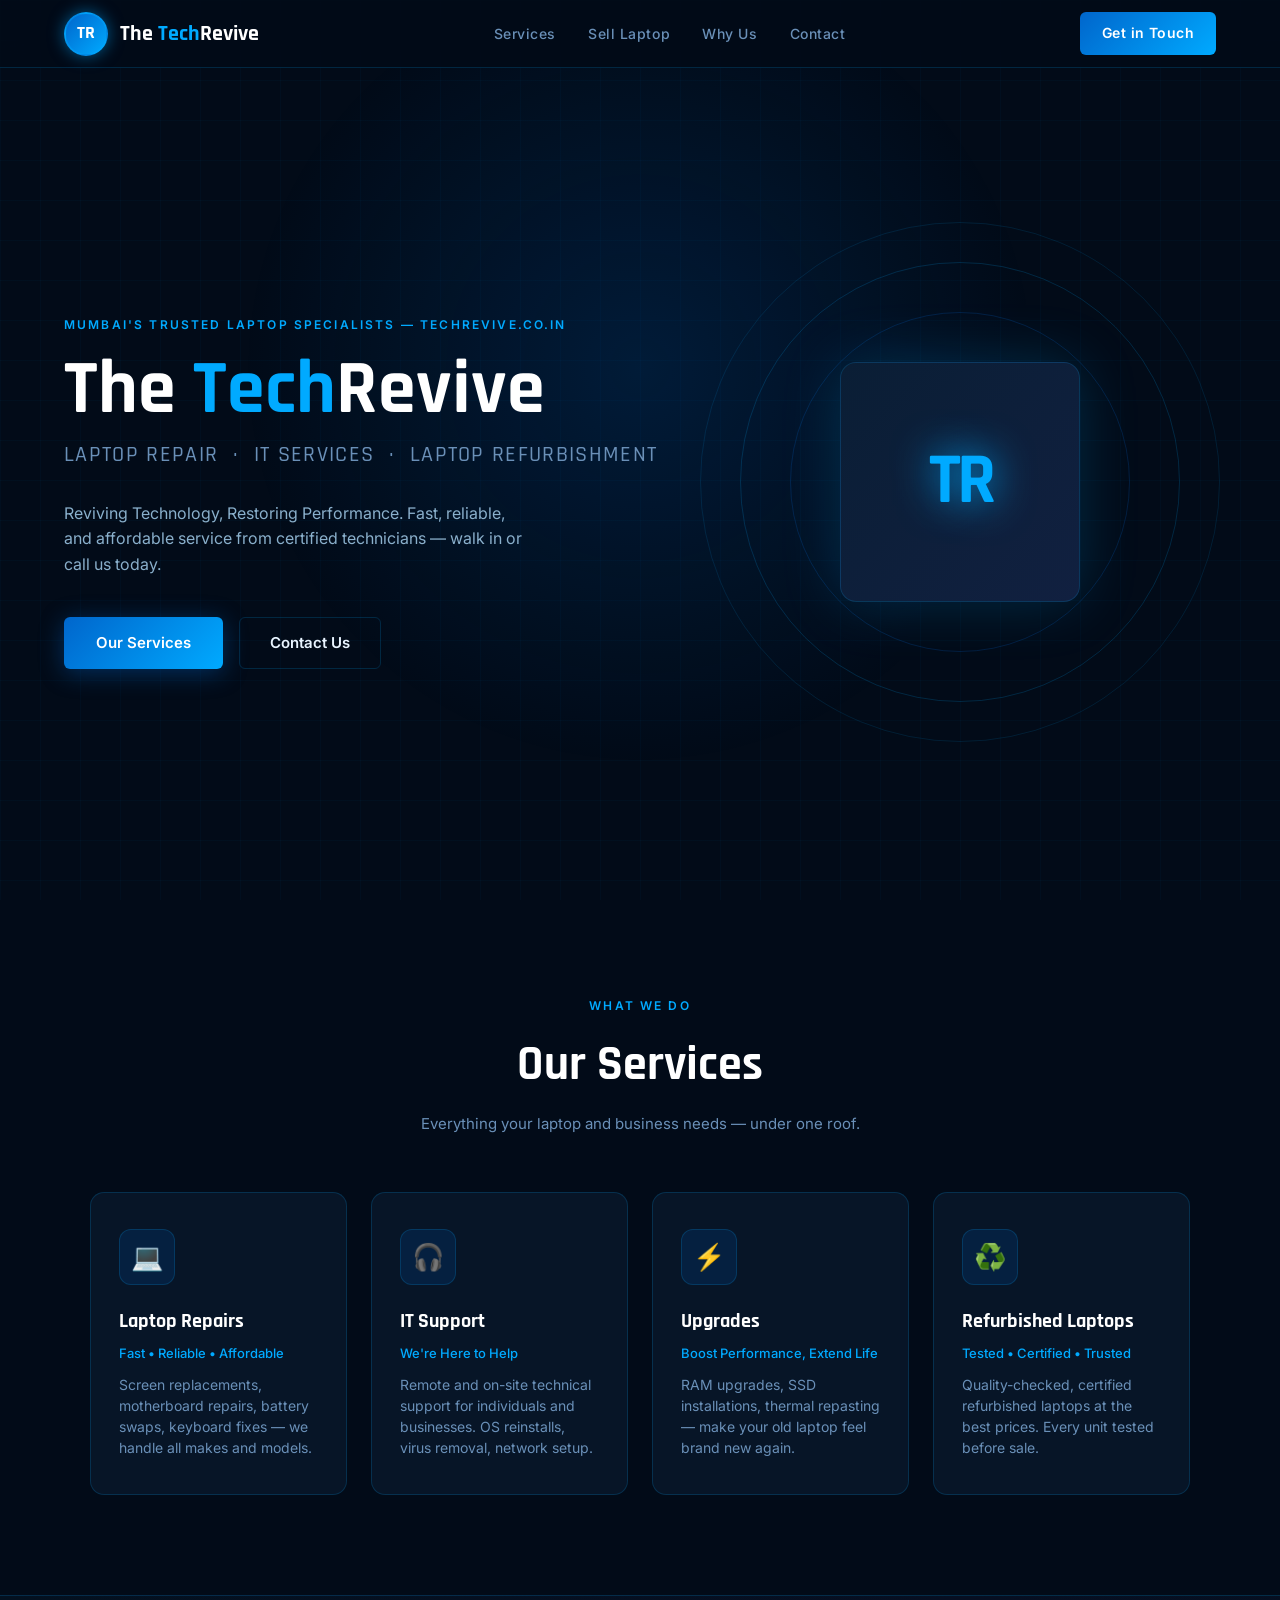
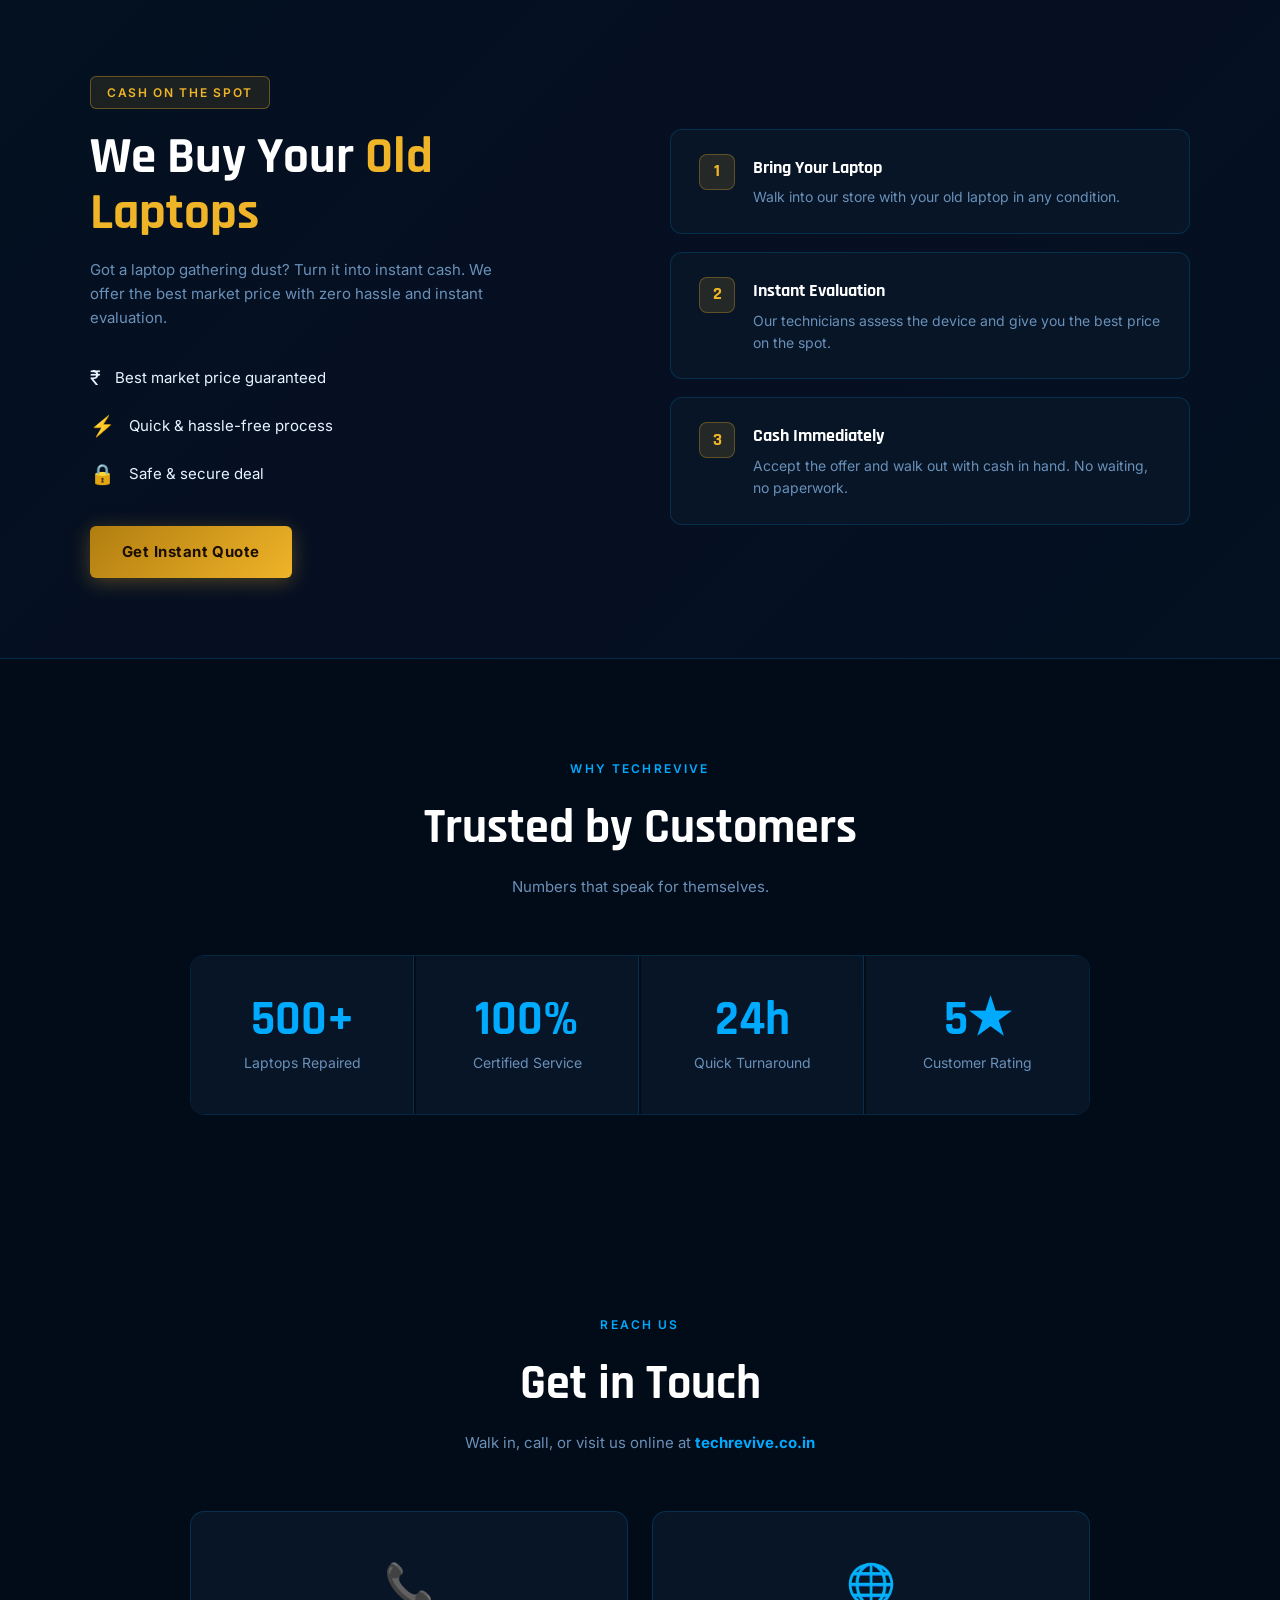
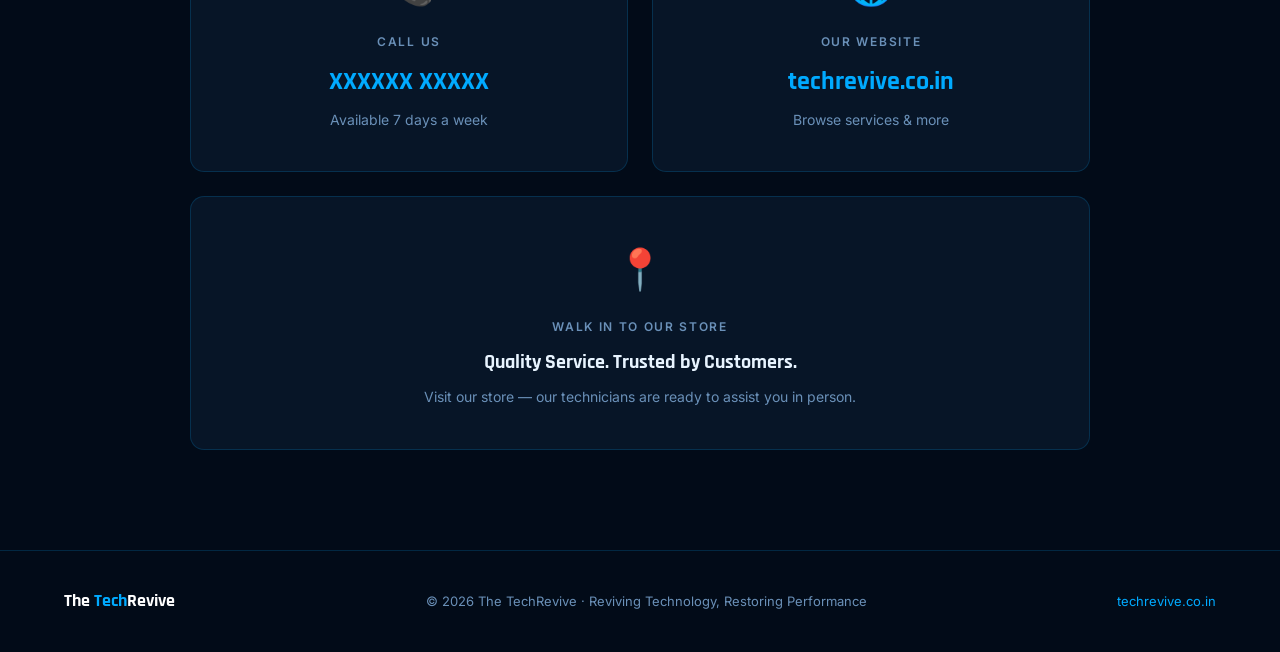
<file: index .html>
<!DOCTYPE html>
<html lang="en">
<head>
<meta charset="UTF-8">
<meta name="viewport" content="width=device-width, initial-scale=1.0">
<title>The TechRevive – Laptop Repair & IT Services | techrevive.co.in</title>
<meta name="description" content="The TechRevive – Mumbai's trusted laptop repair, IT support, upgrades, and refurbished laptop store. We also buy old laptops for cash. Visit techrevive.co.in">
<meta name="keywords" content="laptop repair Mumbai, IT support, laptop refurbishment, buy old laptops, TechRevive, techrevive.co.in">
<meta property="og:title" content="The TechRevive – Laptop Repair & IT Services">
<meta property="og:description" content="Reviving Technology, Restoring Performance. Fast, reliable laptop repair and IT services in Mumbai.">
<meta property="og:url" content="https://techrevive.co.in">
<meta property="og:type" content="website">
<link rel="canonical" href="https://techrevive.co.in">
<link href="https://fonts.googleapis.com/css2?family=Rajdhani:wght@500;600;700&family=Inter:wght@400;500;600&display=swap" rel="stylesheet">
<style>
  *, *::before, *::after { box-sizing: border-box; margin: 0; padding: 0; }

  :root {
    --bg-deep:    #020b18;
    --bg-card:    #071527;
    --bg-card2:   #0a1e35;
    --blue-glow:  #00aaff;
    --blue-mid:   #0066cc;
    --blue-dark:  #003f80;
    --gold:       #f0b429;
    --gold-light: #ffd166;
    --white:      #e8f4ff;
    --muted:      #6a90b8;
    --green:      #2ec47a;
    --border:     rgba(0,170,255,0.18);
    --glow-shadow: 0 0 24px rgba(0,170,255,0.25);
  }

  html { scroll-behavior: smooth; }
  body {
    background: var(--bg-deep);
    color: var(--white);
    font-family: 'Inter', sans-serif;
    font-size: 16px;
    line-height: 1.6;
    overflow-x: hidden;
  }
  body::before {
    content: '';
    position: fixed; inset: 0; z-index: 0; pointer-events: none;
    background-image:
      linear-gradient(rgba(0,170,255,0.03) 1px, transparent 1px),
      linear-gradient(90deg, rgba(0,170,255,0.03) 1px, transparent 1px);
    background-size: 40px 40px;
  }

  /* NAV */
  nav {
    position: sticky; top: 0; z-index: 100;
    background: rgba(2,11,24,0.92);
    backdrop-filter: blur(12px);
    border-bottom: 1px solid var(--border);
    display: flex; align-items: center; justify-content: space-between;
    padding: 0 5vw; height: 68px;
  }
  .nav-logo { display: flex; align-items: center; gap: 12px; text-decoration: none; }
  .logo-badge {
    width: 44px; height: 44px; border-radius: 50%;
    background: linear-gradient(135deg, var(--blue-mid), var(--blue-glow));
    display: flex; align-items: center; justify-content: center;
    font-family: 'Rajdhani', sans-serif; font-weight: 700; font-size: 18px;
    color: #fff; box-shadow: 0 0 16px rgba(0,170,255,0.5);
    border: 2px solid rgba(0,170,255,0.4);
  }
  .logo-text { font-family: 'Rajdhani', sans-serif; font-size: 22px; font-weight: 700; line-height: 1; color: #fff; }
  .logo-text span { color: var(--blue-glow); }
  .nav-links { display: flex; gap: 32px; list-style: none; }
  .nav-links a { color: var(--muted); text-decoration: none; font-size: 14px; font-weight: 500; letter-spacing: 0.04em; transition: color 0.2s; }
  .nav-links a:hover { color: var(--blue-glow); }
  .nav-cta {
    background: linear-gradient(135deg, var(--blue-mid), var(--blue-glow));
    color: #fff; border: none; padding: 10px 22px;
    border-radius: 6px; font-weight: 600; font-size: 14px; cursor: pointer;
    letter-spacing: 0.03em; transition: opacity 0.2s, transform 0.2s;
    text-decoration: none;
  }
  .nav-cta:hover { opacity: 0.88; transform: translateY(-1px); }

  /* HERO */
  .hero {
    position: relative; z-index: 1;
    min-height: 92vh;
    display: flex; align-items: center;
    padding: 80px 5vw 60px; overflow: hidden;
  }
  .hero-glow {
    position: absolute; top: -100px; left: 50%; transform: translateX(-50%);
    width: 800px; height: 800px;
    background: radial-gradient(ellipse, rgba(0,102,204,0.18) 0%, transparent 70%);
    pointer-events: none;
  }
  .hero-content { max-width: 600px; position: relative; z-index: 2; }
  .hero-eyebrow { font-size: 12px; font-weight: 600; letter-spacing: 0.18em; text-transform: uppercase; color: var(--blue-glow); margin-bottom: 16px; }
  .hero-headline { font-family: 'Rajdhani', sans-serif; font-weight: 700; font-size: clamp(42px, 6vw, 76px); line-height: 1.05; color: #fff; margin-bottom: 8px; }
  .hero-headline .accent { color: var(--blue-glow); }
  .hero-tagline { font-family: 'Rajdhani', sans-serif; font-size: clamp(16px, 2vw, 22px); color: var(--muted); font-weight: 500; letter-spacing: 0.06em; margin-bottom: 28px; }
  .hero-desc { color: #8ab0cc; font-size: 16px; max-width: 460px; margin-bottom: 40px; }
  .hero-btns { display: flex; gap: 16px; flex-wrap: wrap; }
  .btn-primary {
    background: linear-gradient(135deg, var(--blue-mid), var(--blue-glow));
    color: #fff; border: none; padding: 14px 32px; border-radius: 6px;
    font-weight: 600; font-size: 15px; cursor: pointer; text-decoration: none;
    box-shadow: 0 4px 24px rgba(0,102,204,0.4);
    transition: transform 0.2s, box-shadow 0.2s;
  }
  .btn-primary:hover { transform: translateY(-2px); box-shadow: 0 8px 32px rgba(0,102,204,0.55); }
  .btn-outline {
    background: transparent; color: var(--white);
    border: 1.5px solid var(--border); padding: 13px 30px; border-radius: 6px;
    font-weight: 600; font-size: 15px; cursor: pointer; text-decoration: none;
    transition: border-color 0.2s, background 0.2s;
  }
  .btn-outline:hover { border-color: var(--blue-glow); background: rgba(0,170,255,0.06); }
  .hero-visual {
    position: absolute; right: 0; top: 0; bottom: 0;
    width: 50%; display: flex; align-items: center; justify-content: center;
    z-index: 1; pointer-events: none;
  }
  .laptop-art { width: 520px; height: 520px; position: relative; }
  .ring { position: absolute; inset: 0; border-radius: 50%; border: 1px solid rgba(0,170,255,0.12); animation: spin linear infinite; }
  .ring:nth-child(1) { animation-duration: 22s; }
  .ring:nth-child(2) { inset: 40px; border-color: rgba(0,170,255,0.18); animation-duration: 16s; animation-direction: reverse; }
  .ring:nth-child(3) { inset: 90px; border-color: rgba(0,102,204,0.22); animation-duration: 12s; }
  @keyframes spin { to { transform: rotate(360deg); } }
  .chip {
    position: absolute; inset: 140px;
    background: linear-gradient(135deg, var(--bg-card2), #112040);
    border-radius: 16px; border: 1px solid var(--border);
    display: flex; align-items: center; justify-content: center;
    box-shadow: 0 0 60px rgba(0,170,255,0.2);
  }
  .chip-inner { font-family: 'Rajdhani', sans-serif; font-size: 72px; font-weight: 700; color: var(--blue-glow); text-shadow: 0 0 40px var(--blue-glow); letter-spacing: -4px; }

  /* SECTIONS */
  section { position: relative; z-index: 1; }
  .section-label { text-align: center; font-size: 12px; font-weight: 600; letter-spacing: 0.18em; text-transform: uppercase; color: var(--blue-glow); margin-bottom: 12px; }
  .section-title { text-align: center; font-family: 'Rajdhani', sans-serif; font-size: clamp(28px, 4vw, 48px); font-weight: 700; color: #fff; margin-bottom: 8px; }
  .section-sub { text-align: center; color: var(--muted); font-size: 15px; margin-bottom: 56px; }

  /* SERVICES */
  .services { padding: 100px 5vw; }
  .services-grid { display: grid; grid-template-columns: repeat(auto-fit, minmax(220px, 1fr)); gap: 24px; max-width: 1100px; margin: 0 auto; }
  .service-card { background: var(--bg-card); border: 1px solid var(--border); border-radius: 14px; padding: 36px 28px; transition: transform 0.25s, border-color 0.25s, box-shadow 0.25s; position: relative; overflow: hidden; }
  .service-card::before { content: ''; position: absolute; top: 0; left: 0; right: 0; height: 2px; background: linear-gradient(90deg, var(--blue-dark), var(--blue-glow), var(--blue-dark)); opacity: 0; transition: opacity 0.25s; }
  .service-card:hover { transform: translateY(-6px); border-color: rgba(0,170,255,0.4); box-shadow: var(--glow-shadow); }
  .service-card:hover::before { opacity: 1; }
  .service-icon { width: 56px; height: 56px; border-radius: 12px; background: rgba(0,102,204,0.15); border: 1px solid var(--border); display: flex; align-items: center; justify-content: center; font-size: 26px; margin-bottom: 20px; }
  .service-title { font-family: 'Rajdhani', sans-serif; font-size: 20px; font-weight: 700; color: #fff; margin-bottom: 6px; }
  .service-sub { font-size: 13px; color: var(--blue-glow); font-weight: 500; margin-bottom: 10px; }
  .service-desc { font-size: 14px; color: var(--muted); line-height: 1.5; }

  /* WE BUY */
  .buy-section { padding: 80px 5vw; background: linear-gradient(135deg, #031120 0%, #060f22 50%, #031120 100%); border-top: 1px solid var(--border); border-bottom: 1px solid var(--border); }
  .buy-inner { max-width: 1100px; margin: 0 auto; display: grid; grid-template-columns: 1fr 1fr; gap: 60px; align-items: center; }
  .buy-badge { display: inline-block; background: rgba(240,180,41,0.1); border: 1px solid rgba(240,180,41,0.35); border-radius: 6px; padding: 6px 16px; font-size: 12px; font-weight: 600; letter-spacing: 0.14em; text-transform: uppercase; color: var(--gold); margin-bottom: 20px; }
  .buy-title { font-family: 'Rajdhani', sans-serif; font-size: clamp(32px, 4vw, 52px); font-weight: 700; color: #fff; line-height: 1.1; margin-bottom: 16px; }
  .buy-title span { color: var(--gold); }
  .buy-desc { color: var(--muted); font-size: 15px; margin-bottom: 32px; max-width: 420px; }
  .buy-features { list-style: none; display: flex; flex-direction: column; gap: 16px; margin-bottom: 36px; }
  .buy-features li { display: flex; align-items: center; gap: 14px; font-size: 15px; color: var(--white); }
  .feat-icon { font-size: 20px; }
  .btn-gold { background: linear-gradient(135deg, #b07d10, var(--gold)); color: #1a0e00; border: none; padding: 14px 32px; border-radius: 6px; font-weight: 700; font-size: 15px; cursor: pointer; text-decoration: none; letter-spacing: 0.03em; display: inline-block; box-shadow: 0 4px 20px rgba(240,180,41,0.3); transition: transform 0.2s, box-shadow 0.2s; }
  .btn-gold:hover { transform: translateY(-2px); box-shadow: 0 8px 32px rgba(240,180,41,0.45); }
  .buy-perks { display: flex; flex-direction: column; gap: 18px; }
  .perk-card { background: var(--bg-card); border: 1px solid var(--border); border-radius: 12px; padding: 24px 28px; display: flex; align-items: flex-start; gap: 18px; }
  .perk-num { min-width: 36px; height: 36px; border-radius: 8px; background: rgba(240,180,41,0.12); border: 1px solid rgba(240,180,41,0.3); display: flex; align-items: center; justify-content: center; font-family: 'Rajdhani', sans-serif; font-size: 18px; font-weight: 700; color: var(--gold); }
  .perk-body h4 { font-family: 'Rajdhani', sans-serif; font-size: 18px; font-weight: 700; color: #fff; margin-bottom: 4px; }
  .perk-body p { font-size: 14px; color: var(--muted); }

  /* WHY US */
  .why-section { padding: 100px 5vw; }
  .why-grid { display: grid; grid-template-columns: repeat(auto-fit, minmax(200px, 1fr)); gap: 2px; max-width: 900px; margin: 0 auto; border: 1px solid var(--border); border-radius: 14px; overflow: hidden; }
  .why-item { background: var(--bg-card); padding: 40px 28px; text-align: center; border-right: 1px solid var(--border); transition: background 0.2s; }
  .why-item:last-child { border-right: none; }
  .why-item:hover { background: var(--bg-card2); }
  .why-num { font-family: 'Rajdhani', sans-serif; font-size: 48px; font-weight: 700; color: var(--blue-glow); line-height: 1; margin-bottom: 8px; }
  .why-label { font-size: 14px; color: var(--muted); }

  /* CONTACT */
  .contact-section { padding: 100px 5vw; }
  .contact-inner { max-width: 900px; margin: 0 auto; display: grid; grid-template-columns: 1fr 1fr; gap: 24px; }
  .contact-card { background: var(--bg-card); border: 1px solid var(--border); border-radius: 14px; padding: 40px 32px; text-align: center; transition: border-color 0.25s, box-shadow 0.25s; text-decoration: none; display: block; }
  .contact-card:hover { border-color: rgba(0,170,255,0.4); box-shadow: var(--glow-shadow); }
  .contact-icon { font-size: 40px; margin-bottom: 16px; }
  .contact-label { font-size: 12px; font-weight: 600; letter-spacing: 0.14em; text-transform: uppercase; color: var(--muted); margin-bottom: 10px; }
  .contact-value { font-family: 'Rajdhani', sans-serif; font-size: 26px; font-weight: 700; color: var(--blue-glow); margin-bottom: 6px; }
  .contact-sub { font-size: 14px; color: var(--muted); }
  .contact-full { background: var(--bg-card); border: 1px solid var(--border); border-radius: 14px; padding: 40px 32px; text-align: center; grid-column: 1 / -1; transition: border-color 0.25s, box-shadow 0.25s; }
  .contact-full:hover { border-color: rgba(0,170,255,0.4); box-shadow: var(--glow-shadow); }

  /* DEPLOY BANNER */
  .deploy-banner {
    background: linear-gradient(135deg, #0a2010, #0f2a08);
    border: 1px solid rgba(46,196,122,0.3);
    border-radius: 14px; padding: 32px 36px;
    max-width: 900px; margin: 0 auto 60px;
  }
  .deploy-banner h3 { font-family: 'Rajdhani', sans-serif; font-size: 22px; color: var(--green); margin-bottom: 16px; }
  .deploy-steps { list-style: none; display: flex; flex-direction: column; gap: 12px; }
  .deploy-steps li { font-size: 14px; color: #a0c8b0; display: flex; gap: 12px; align-items: flex-start; }
  .step-num { background: rgba(46,196,122,0.15); border: 1px solid rgba(46,196,122,0.3); border-radius: 6px; min-width: 26px; height: 26px; display: flex; align-items: center; justify-content: center; font-family: 'Rajdhani', sans-serif; font-weight: 700; font-size: 14px; color: var(--green); }
  .deploy-note { margin-top: 16px; font-size: 13px; color: #6a9a7a; }
  .deploy-note a { color: var(--green); }

  /* FOOTER */
  footer { border-top: 1px solid var(--border); padding: 36px 5vw; display: flex; align-items: center; justify-content: space-between; flex-wrap: wrap; gap: 16px; }
  footer p { font-size: 13px; color: var(--muted); }

  /* RESPONSIVE */
  @media (max-width: 768px) {
    .nav-links { display: none; }
    .hero { padding: 60px 5vw 40px; min-height: auto; }
    .hero-visual { display: none; }
    .buy-inner, .contact-inner { grid-template-columns: 1fr; }
    .contact-full { grid-column: auto; }
    .why-grid { grid-template-columns: 1fr 1fr; }
    .deploy-banner { padding: 24px 20px; }
  }
  @media (prefers-reduced-motion: reduce) {
    .ring { animation: none; }
    * { transition: none !important; }
  }
</style>
</head>
<body>

<!-- NAV -->
<nav>
  <a class="nav-logo" href="https://techrevive.co.in">
    <div class="logo-badge">TR</div>
    <div class="logo-text">The <span>Tech</span>Revive</div>
  </a>
  <ul class="nav-links">
    <li><a href="#services">Services</a></li>
    <li><a href="#buy">Sell Laptop</a></li>
    <li><a href="#why">Why Us</a></li>
    <li><a href="#contact">Contact</a></li>
  </ul>
  <a href="#contact" class="nav-cta">Get in Touch</a>
</nav>

<!-- HERO -->
<div class="hero">
  <div class="hero-glow"></div>
  <div class="hero-content">
    <p class="hero-eyebrow">Mumbai's Trusted Laptop Specialists — techrevive.co.in</p>
    <h1 class="hero-headline">The <span class="accent">Tech</span>Revive</h1>
    <p class="hero-tagline">LAPTOP REPAIR &nbsp;·&nbsp; IT SERVICES &nbsp;·&nbsp; LAPTOP REFURBISHMENT</p>
    <p class="hero-desc">Reviving Technology, Restoring Performance. Fast, reliable, and affordable service from certified technicians — walk in or call us today.</p>
    <div class="hero-btns">
      <a href="#services" class="btn-primary">Our Services</a>
      <a href="#contact" class="btn-outline">Contact Us</a>
    </div>
  </div>
  <div class="hero-visual">
    <div class="laptop-art">
      <div class="ring"></div>
      <div class="ring"></div>
      <div class="ring"></div>
      <div class="chip">
        <div class="chip-inner">TR</div>
      </div>
    </div>
  </div>
</div>

<!-- SERVICES -->
<section class="services" id="services">
  <p class="section-label">What We Do</p>
  <h2 class="section-title">Our Services</h2>
  <p class="section-sub">Everything your laptop and business needs — under one roof.</p>
  <div class="services-grid">
    <div class="service-card">
      <div class="service-icon">💻</div>
      <div class="service-title">Laptop Repairs</div>
      <div class="service-sub">Fast • Reliable • Affordable</div>
      <p class="service-desc">Screen replacements, motherboard repairs, battery swaps, keyboard fixes — we handle all makes and models.</p>
    </div>
    <div class="service-card">
      <div class="service-icon">🎧</div>
      <div class="service-title">IT Support</div>
      <div class="service-sub">We're Here to Help</div>
      <p class="service-desc">Remote and on-site technical support for individuals and businesses. OS reinstalls, virus removal, network setup.</p>
    </div>
    <div class="service-card">
      <div class="service-icon">⚡</div>
      <div class="service-title">Upgrades</div>
      <div class="service-sub">Boost Performance, Extend Life</div>
      <p class="service-desc">RAM upgrades, SSD installations, thermal repasting — make your old laptop feel brand new again.</p>
    </div>
    <div class="service-card">
      <div class="service-icon">♻️</div>
      <div class="service-title">Refurbished Laptops</div>
      <div class="service-sub">Tested • Certified • Trusted</div>
      <p class="service-desc">Quality-checked, certified refurbished laptops at the best prices. Every unit tested before sale.</p>
    </div>
  </div>
</section>

<!-- WE BUY -->
<section class="buy-section" id="buy">
  <div class="buy-inner">
    <div>
      <div class="buy-badge">Cash on the Spot</div>
      <h2 class="buy-title">We Buy Your <span>Old Laptops</span></h2>
      <p class="buy-desc">Got a laptop gathering dust? Turn it into instant cash. We offer the best market price with zero hassle and instant evaluation.</p>
      <ul class="buy-features">
        <li><span class="feat-icon">₹</span> Best market price guaranteed</li>
        <li><span class="feat-icon">⚡</span> Quick &amp; hassle-free process</li>
        <li><span class="feat-icon">🔒</span> Safe &amp; secure deal</li>
      </ul>
      <a href="#contact" class="btn-gold">Get Instant Quote</a>
    </div>
    <div class="buy-perks">
      <div class="perk-card">
        <div class="perk-num">1</div>
        <div class="perk-body">
          <h4>Bring Your Laptop</h4>
          <p>Walk into our store with your old laptop in any condition.</p>
        </div>
      </div>
      <div class="perk-card">
        <div class="perk-num">2</div>
        <div class="perk-body">
          <h4>Instant Evaluation</h4>
          <p>Our technicians assess the device and give you the best price on the spot.</p>
        </div>
      </div>
      <div class="perk-card">
        <div class="perk-num">3</div>
        <div class="perk-body">
          <h4>Cash Immediately</h4>
          <p>Accept the offer and walk out with cash in hand. No waiting, no paperwork.</p>
        </div>
      </div>
    </div>
  </div>
</section>

<!-- WHY US -->
<section class="why-section" id="why">
  <p class="section-label">Why TechRevive</p>
  <h2 class="section-title">Trusted by Customers</h2>
  <p class="section-sub">Numbers that speak for themselves.</p>
  <div class="why-grid">
    <div class="why-item"><div class="why-num">500+</div><div class="why-label">Laptops Repaired</div></div>
    <div class="why-item"><div class="why-num">100%</div><div class="why-label">Certified Service</div></div>
    <div class="why-item"><div class="why-num">24h</div><div class="why-label">Quick Turnaround</div></div>
    <div class="why-item"><div class="why-num">5★</div><div class="why-label">Customer Rating</div></div>
  </div>
</section>

<!-- CONTACT -->
<section class="contact-section" id="contact">
  <p class="section-label">Reach Us</p>
  <h2 class="section-title">Get in Touch</h2>
  <p class="section-sub">Walk in, call, or visit us online at <strong style="color:var(--blue-glow)">techrevive.co.in</strong></p>
  <div class="contact-inner">
    <a class="contact-card" href="tel:XXXXXXXXXX">
      <div class="contact-icon">📞</div>
      <div class="contact-label">Call Us</div>
      <div class="contact-value">XXXXXX XXXXX</div>
      <div class="contact-sub">Available 7 days a week</div>
    </a>
    <a class="contact-card" href="https://techrevive.co.in" target="_blank" rel="noopener">
      <div class="contact-icon">🌐</div>
      <div class="contact-label">Our Website</div>
      <div class="contact-value">techrevive.co.in</div>
      <div class="contact-sub">Browse services &amp; more</div>
    </a>
    <div class="contact-full">
      <div class="contact-icon">📍</div>
      <div class="contact-label">Walk In to Our Store</div>
      <div class="contact-value" style="font-size:20px; color:var(--white);">Quality Service. Trusted by Customers.</div>
      <div class="contact-sub" style="margin-top:8px;">Visit our store — our technicians are ready to assist you in person.</div>
    </div>
  </div>
</section>



<!-- FOOTER -->
<footer>
  <div style="font-family:'Rajdhani',sans-serif; font-weight:700; font-size:18px; color:#fff;">
    The <span style="color:var(--blue-glow)">Tech</span>Revive
  </div>
  <p>© 2026 The TechRevive · Reviving Technology, Restoring Performance</p>
  <a href="https://techrevive.co.in" style="font-size:13px; color:var(--blue-glow); text-decoration:none;">techrevive.co.in</a>
</footer>

</body>
</html>
</file>
